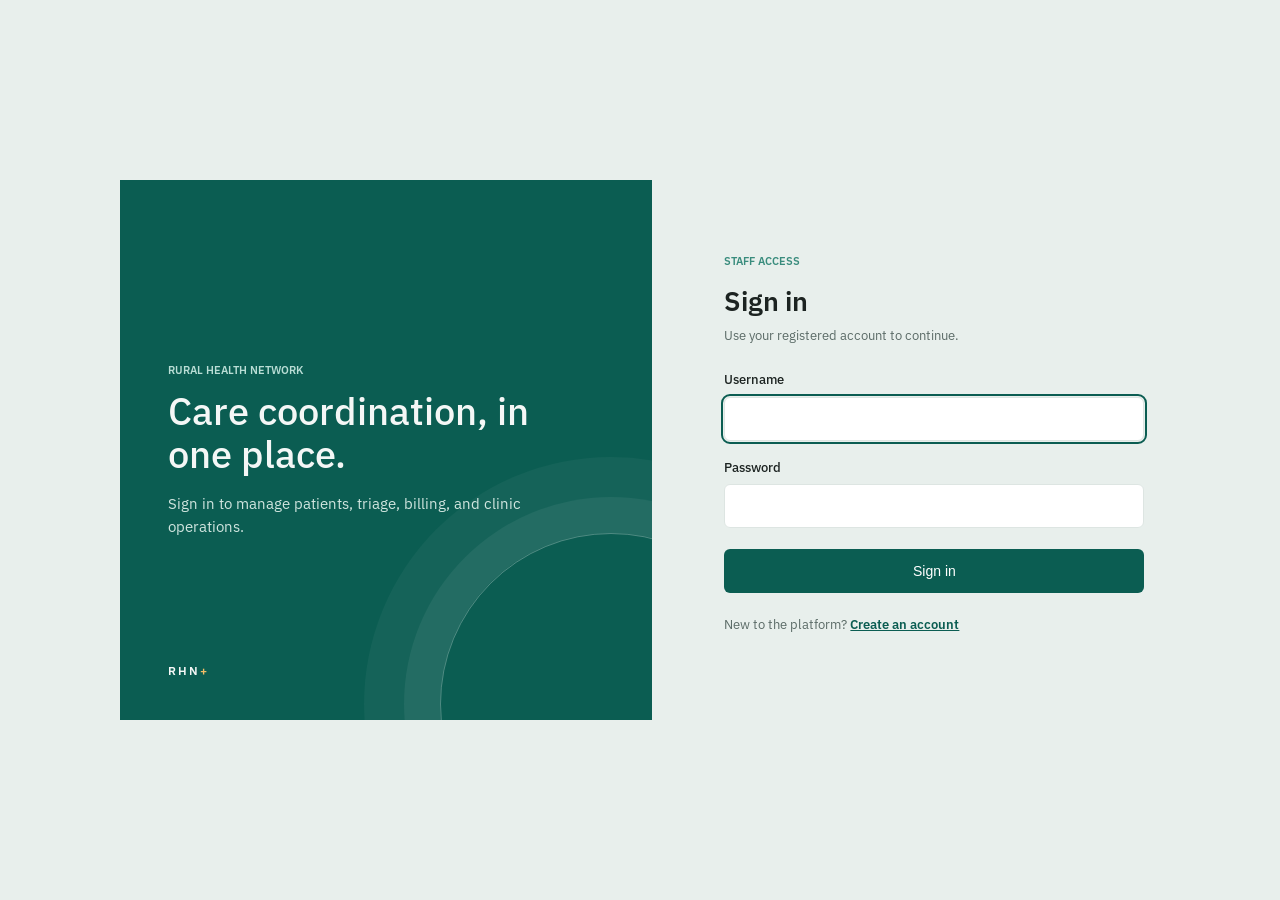
<file: health-platform/target/classes/static/login.html>
<!DOCTYPE html>
<html lang="en">
<head>
  <meta charset="UTF-8">
  <meta name="viewport" content="width=device-width, initial-scale=1">
  <title>Sign in · Rural Health Network</title>
  <link rel="preconnect" href="https://fonts.googleapis.com">
  <link href="https://fonts.googleapis.com/css2?family=IBM+Plex+Sans:wght@400;500;600&display=swap" rel="stylesheet">
  <link rel="stylesheet" href="css/style.css">
  <link rel="stylesheet" href="css/auth.css">
</head>
<body class="auth-page">
  <main class="auth-layout">
    <section class="auth-intro">
      <p class="auth-kicker">Rural Health Network</p>
      <h1>Care coordination, in one place.</h1>
      <p>Sign in to manage patients, triage, billing, and clinic operations.</p>
      <div class="auth-mark" aria-hidden="true">RHN<span>+</span></div>
    </section>
    <section class="auth-panel" aria-labelledby="signin-title">
      <p class="auth-kicker">Staff access</p>
      <h2 id="signin-title">Sign in</h2>
      <p class="muted">Use your registered account to continue.</p>
      <div id="auth-message" class="alert error" role="alert" hidden></div>
      <form action="/login" method="post" class="auth-form">
        <div class="field">
          <label for="username">Username</label>
          <input id="username" name="username" autocomplete="username" required autofocus>
        </div>
        <div class="field">
          <label for="password">Password</label>
          <input id="password" name="password" type="password" autocomplete="current-password" required>
        </div>
        <button type="submit">Sign in</button>
      </form>
      <p class="auth-switch">New to the platform? <a href="signup.html">Create an account</a></p>
    </section>
  </main>
  <script src="js/auth.js"></script>
</body>
</html>
</file>
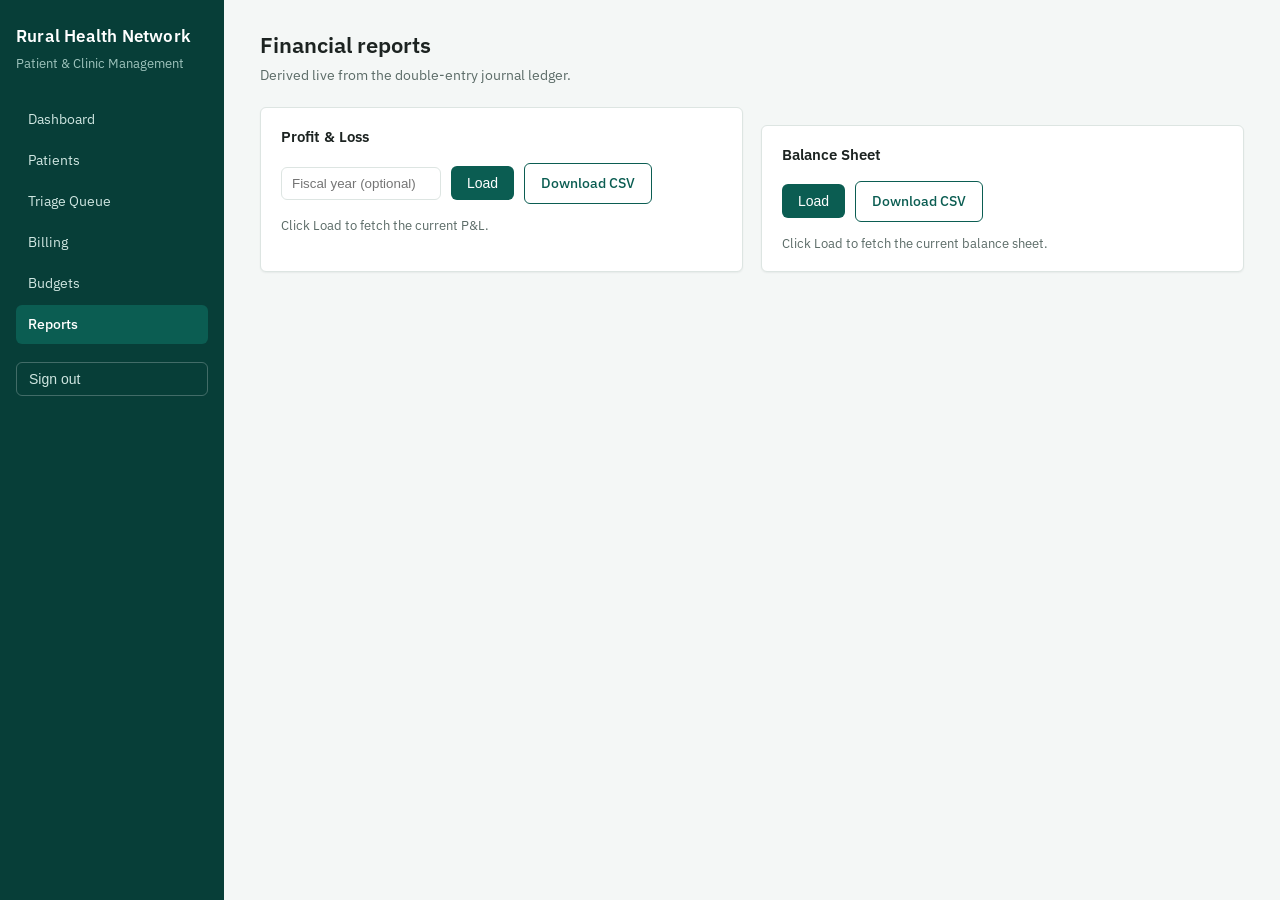
<file: health-platform/target/classes/static/reports.html>
<!DOCTYPE html>
<html lang="en">
<head>
<meta charset="UTF-8">
<meta name="viewport" content="width=device-width, initial-scale=1">
<title>Reports · Rural Health Network Platform</title>
<link rel="icon" type="image/svg+xml" href="favicon.svg">
<link rel="preconnect" href="https://fonts.googleapis.com">
<link href="https://fonts.googleapis.com/css2?family=IBM+Plex+Sans:wght@400;500;600&family=IBM+Plex+Mono:wght@400;500&display=swap" rel="stylesheet">
<link rel="stylesheet" href="css/style.css">
</head>
<body>
<div class="app-shell">
  <aside class="sidebar">
    <div class="brand">Rural Health Network</div>
    <div class="brand-sub">Patient &amp; Clinic Management</div>
    <nav>
      <a href="index.html">Dashboard</a>
      <a href="patients.html">Patients</a>
      <a href="triage.html">Triage Queue</a>
      <a href="billing.html">Billing</a>
      <a href="budget.html">Budgets</a>
      <a href="reports.html" class="active">Reports</a>
    </nav>
  </aside>

  <main class="main">
    <div class="page-header">
      <div>
        <h1>Financial reports</h1>
        <p>Derived live from the double-entry journal ledger.</p>
      </div>
    </div>

    <div id="report-msg"></div>

    <div class="two-col">
      <div class="card">
        <h2>Profit &amp; Loss</h2>
        <div class="form-actions" style="margin-top:0; margin-bottom:12px;">
          <input type="number" id="plYear" placeholder="Fiscal year (optional)" style="max-width:160px; padding:8px 10px; border:1px solid var(--color-border); border-radius:6px;">
          <button type="button" id="pl-load">Load</button>
          <a class="btn secondary" id="pl-csv-link" href="#">Download CSV</a>
        </div>
        <div id="pl-body" class="muted">Click Load to fetch the current P&amp;L.</div>
      </div>

      <div class="card">
        <h2>Balance Sheet</h2>
        <div class="form-actions" style="margin-top:0; margin-bottom:12px;">
          <button type="button" id="bs-load">Load</button>
          <a class="btn secondary" id="bs-csv-link" href="#">Download CSV</a>
        </div>
        <div id="bs-body" class="muted">Click Load to fetch the current balance sheet.</div>
      </div>
    </div>
  </main>
</div>

<script src="js/api.js"></script>
<script src="js/reports.js"></script>
</body>
</html>
</file>
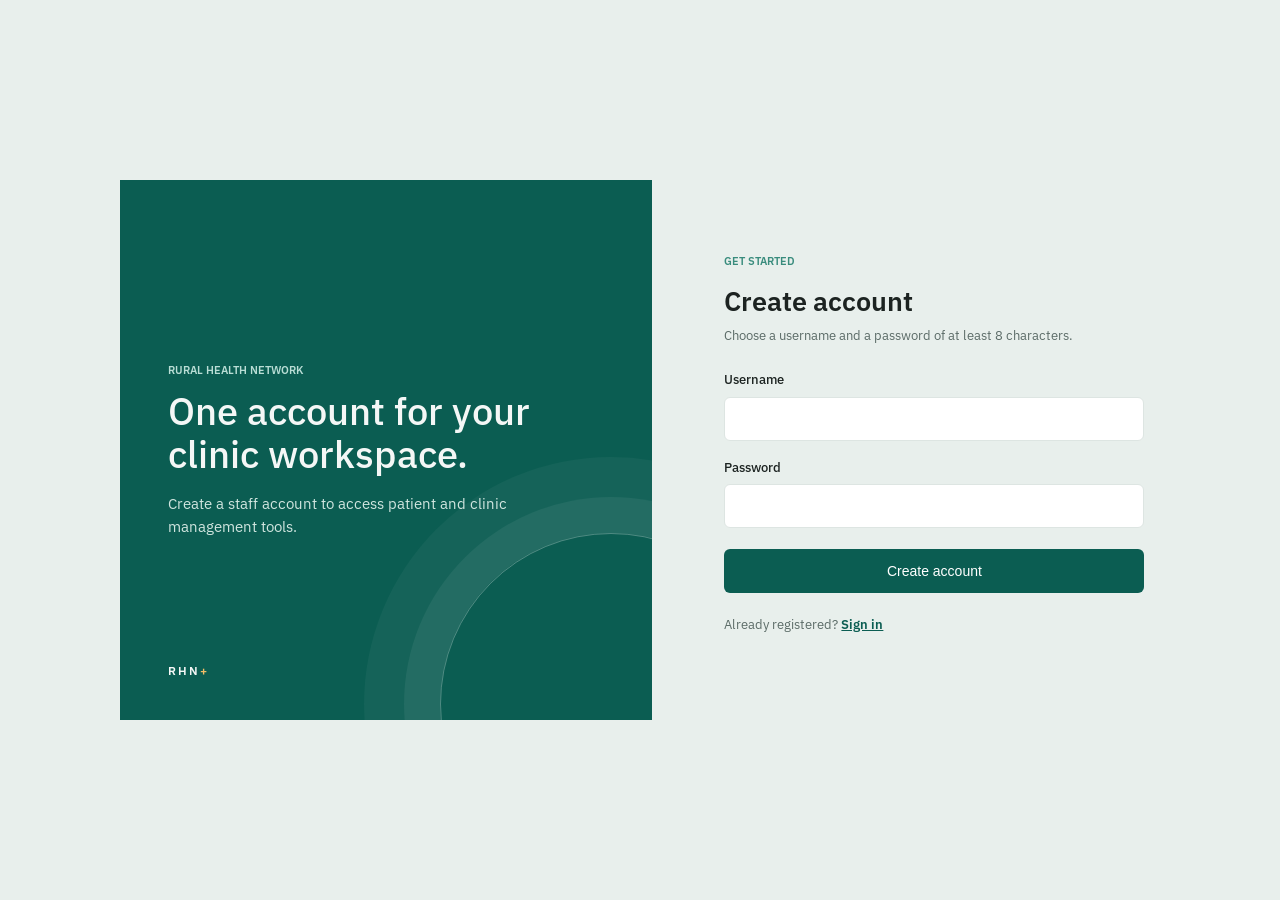
<file: health-platform/target/classes/static/signup.html>
<!DOCTYPE html>
<html lang="en">
<head>
  <meta charset="UTF-8">
  <meta name="viewport" content="width=device-width, initial-scale=1">
  <title>Create account · Rural Health Network</title>
  <link rel="preconnect" href="https://fonts.googleapis.com">
  <link href="https://fonts.googleapis.com/css2?family=IBM+Plex+Sans:wght@400;500;600&display=swap" rel="stylesheet">
  <link rel="stylesheet" href="css/style.css">
  <link rel="stylesheet" href="css/auth.css">
</head>
<body class="auth-page">
  <main class="auth-layout">
    <section class="auth-intro">
      <p class="auth-kicker">Rural Health Network</p>
      <h1>One account for your clinic workspace.</h1>
      <p>Create a staff account to access patient and clinic management tools.</p>
      <div class="auth-mark" aria-hidden="true">RHN<span>+</span></div>
    </section>
    <section class="auth-panel" aria-labelledby="signup-title">
      <p class="auth-kicker">Get started</p>
      <h2 id="signup-title">Create account</h2>
      <p class="muted">Choose a username and a password of at least 8 characters.</p>
      <div id="auth-message" class="alert error" role="alert" hidden></div>
      <form id="signup-form" class="auth-form">
        <div class="field">
          <label for="username">Username</label>
          <input id="username" name="username" minlength="3" maxlength="30" pattern="[A-Za-z0-9._-]+" autocomplete="username" required>
        </div>
        <div class="field">
          <label for="password">Password</label>
          <input id="password" name="password" type="password" minlength="8" autocomplete="new-password" required>
        </div>
        <button type="submit">Create account</button>
      </form>
      <p class="auth-switch">Already registered? <a href="login.html">Sign in</a></p>
    </section>
  </main>
  <script src="js/auth.js"></script>
</body>
</html>
</file>
<file: health-platform/target/classes/static/css/style.css>
/* ============================================================
   Rural Health Network Platform — shared styles
   Design language: calm clinical teal/sage, IBM Plex Sans for UI
   text, IBM Plex Mono reserved for numeric/ID data in tables.
   ============================================================ */

:root {
  --color-bg: #f4f7f6;
  --color-surface: #ffffff;
  --color-primary: #0b5d52;
  --color-primary-dark: #073e38;
  --color-primary-tint: #e4f0ee;
  --color-ink: #1c2321;
  --color-muted: #5b6b67;
  --color-border: #dde5e2;
  --color-emergency: #b3261e;
  --color-emergency-tint: #fbe9e8;
  --color-urgent: #a3590a;
  --color-urgent-tint: #fbf0e0;
  --color-normal: #1e7b34;
  --color-normal-tint: #e6f4ea;
  --sidebar-width: 224px;
  --radius: 6px;
  --shadow: 0 1px 2px rgba(15, 35, 32, 0.06);
}

* { box-sizing: border-box; }

html, body {
  margin: 0;
  padding: 0;
  background: var(--color-bg);
  color: var(--color-ink);
  font-family: "IBM Plex Sans", -apple-system, BlinkMacSystemFont, "Segoe UI", sans-serif;
  font-size: 15px;
  line-height: 1.5;
}

.mono { font-family: "IBM Plex Mono", "Courier New", monospace; }

a { color: var(--color-primary); }

/* ---------- Layout: sidebar + main ---------- */

.app-shell {
  display: flex;
  min-height: 100vh;
}

.sidebar {
  width: var(--sidebar-width);
  flex-shrink: 0;
  background: var(--color-primary-dark);
  color: #eaf4f2;
  padding: 24px 16px;
  position: sticky;
  top: 0;
  height: 100vh;
}

.sidebar .brand {
  font-weight: 600;
  font-size: 17px;
  letter-spacing: 0.2px;
  margin-bottom: 4px;
  color: #ffffff;
}

.sidebar .brand-sub {
  font-size: 12.5px;
  color: #9fc4bd;
  margin-bottom: 28px;
}

.sidebar nav {
  display: flex;
  flex-direction: column;
  gap: 2px;
}

.sidebar nav a {
  display: block;
  padding: 9px 12px;
  border-radius: var(--radius);
  color: #cfe6e1;
  text-decoration: none;
  font-size: 14px;
}

.sidebar nav a:hover {
  background: rgba(255, 255, 255, 0.08);
  color: #ffffff;
}

.sidebar nav a.active {
  background: var(--color-primary);
  color: #ffffff;
  font-weight: 500;
}

.sidebar-signout { margin-top: 18px; }
.sidebar-signout button {
  width: 100%;
  padding: 8px 12px;
  background: transparent;
  color: #cfe6e1;
  border: 1px solid rgba(255, 255, 255, 0.24);
  text-align: left;
}
.sidebar-signout button:hover { background: rgba(255, 255, 255, 0.08); }

.main {
  flex: 1;
  padding: 28px 36px 60px;
  max-width: 1180px;
}

.page-header {
  display: flex;
  align-items: baseline;
  justify-content: space-between;
  margin-bottom: 22px;
  flex-wrap: wrap;
  gap: 8px;
}

.page-header h1 {
  font-size: 22px;
  font-weight: 600;
  margin: 0;
}

.page-header p {
  color: var(--color-muted);
  margin: 4px 0 0;
  font-size: 13.5px;
}

/* ---------- Cards / surfaces ---------- */

.card {
  background: var(--color-surface);
  border: 1px solid var(--color-border);
  border-radius: var(--radius);
  padding: 18px 20px;
  box-shadow: var(--shadow);
}

.card + .card { margin-top: 18px; }

.card h2 {
  font-size: 15px;
  font-weight: 600;
  margin: 0 0 14px;
}

.stat-grid {
  display: grid;
  grid-template-columns: repeat(auto-fit, minmax(180px, 1fr));
  gap: 14px;
  margin-bottom: 22px;
}

.stat {
  background: var(--color-surface);
  border: 1px solid var(--color-border);
  border-radius: var(--radius);
  padding: 16px 18px;
}

.stat .stat-label {
  font-size: 12.5px;
  color: var(--color-muted);
}

.stat .stat-value {
  font-size: 26px;
  font-weight: 600;
  font-family: "IBM Plex Mono", monospace;
  margin-top: 4px;
}

.stat.emergency .stat-value { color: var(--color-emergency); }
.stat.warn .stat-value { color: var(--color-urgent); }

/* ---------- Forms ---------- */

.form-grid {
  display: grid;
  grid-template-columns: repeat(auto-fit, minmax(200px, 1fr));
  gap: 12px 16px;
}

.field { display: flex; flex-direction: column; gap: 5px; }

.field label { font-size: 12.5px; color: var(--color-muted); }

.field input, .field select, .field textarea {
  padding: 8px 10px;
  border: 1px solid var(--color-border);
  border-radius: var(--radius);
  font-size: 14px;
  font-family: inherit;
  background: #fff;
  color: var(--color-ink);
}

.field textarea { resize: vertical; min-height: 60px; }

.field input:focus, .field select:focus, .field textarea:focus {
  outline: 2px solid var(--color-primary);
  outline-offset: 1px;
}

.form-actions { margin-top: 16px; display: flex; gap: 10px; align-items: center; }

button, .btn {
  background: var(--color-primary);
  color: #fff;
  border: none;
  padding: 9px 16px;
  border-radius: var(--radius);
  font-size: 14px;
  font-weight: 500;
  cursor: pointer;
  text-decoration: none;
  display: inline-block;
}

button:hover, .btn:hover { background: var(--color-primary-dark); }

button.secondary, .btn.secondary {
  background: transparent;
  color: var(--color-primary);
  border: 1px solid var(--color-primary);
}

button.secondary:hover, .btn.secondary:hover { background: var(--color-primary-tint); }

button:disabled { opacity: 0.55; cursor: not-allowed; }

/* ---------- Tables ---------- */

table {
  width: 100%;
  border-collapse: collapse;
  font-size: 13.5px;
}

th, td {
  text-align: left;
  padding: 9px 10px;
  border-bottom: 1px solid var(--color-border);
}

th {
  color: var(--color-muted);
  font-weight: 500;
  font-size: 12.5px;
}

td.num, th.num { font-family: "IBM Plex Mono", monospace; text-align: right; }

/* ---------- Badges ---------- */

.badge {
  display: inline-block;
  padding: 2px 10px;
  border-radius: 999px;
  font-size: 12px;
  font-weight: 500;
}

.badge.emergency { background: var(--color-emergency-tint); color: var(--color-emergency); }
.badge.urgent { background: var(--color-urgent-tint); color: var(--color-urgent); }
.badge.normal { background: var(--color-normal-tint); color: var(--color-normal); }
.badge.paid { background: var(--color-normal-tint); color: var(--color-normal); }
.badge.unpaid { background: var(--color-emergency-tint); color: var(--color-emergency); }
.badge.partial { background: var(--color-urgent-tint); color: var(--color-urgent); }

/* ---------- Misc ---------- */

.muted { color: var(--color-muted); font-size: 13px; }

.alert {
  padding: 10px 14px;
  border-radius: var(--radius);
  font-size: 13.5px;
  margin-bottom: 14px;
}

.alert.error { background: var(--color-emergency-tint); color: var(--color-emergency); }
.alert.success { background: var(--color-normal-tint); color: var(--color-normal); }

.two-col {
  display: grid;
  grid-template-columns: 1fr 1fr;
  gap: 18px;
}

@media (max-width: 900px) {
  .two-col { grid-template-columns: 1fr; }
}

@media (max-width: 760px) {
  .app-shell { flex-direction: column; }
  .sidebar { width: 100%; height: auto; position: static; }
  .main { padding: 20px; }
}
</file>
<file: health-platform/target/classes/static/css/auth.css>
.auth-page {
  min-height: 100vh;
  background: #e8efec;
}

.auth-layout {
  display: grid;
  grid-template-columns: minmax(0, 1.1fr) minmax(360px, 0.9fr);
  max-width: 1120px;
  min-height: 100vh;
  margin: 0 auto;
  padding: 56px 40px;
  align-items: center;
  gap: 72px;
}

.auth-intro {
  position: relative;
  min-height: 540px;
  padding: 48px;
  overflow: hidden;
  background: #0b5d52;
  color: #f4f7f6;
  display: flex;
  flex-direction: column;
  justify-content: center;
}

.auth-intro::after {
  content: "";
  position: absolute;
  width: 340px;
  height: 340px;
  right: -130px;
  bottom: -155px;
  border: 1px solid rgba(255, 255, 255, 0.28);
  border-radius: 50%;
  box-shadow: 0 0 0 36px rgba(255, 255, 255, 0.06), 0 0 0 76px rgba(255, 255, 255, 0.04);
}

.auth-kicker {
  margin: 0 0 12px;
  color: #398c7d;
  text-transform: uppercase;
  font-size: 11px;
  font-weight: 600;
}

.auth-intro .auth-kicker { color: #b9ddd5; }

.auth-intro h1 {
  max-width: 430px;
  margin: 0;
  font-size: 38px;
  line-height: 1.12;
  font-weight: 500;
}

.auth-intro > p:not(.auth-kicker) {
  max-width: 370px;
  margin: 18px 0 0;
  color: #d0e5df;
}

.auth-mark {
  position: absolute;
  left: 48px;
  bottom: 40px;
  font-size: 12px;
  font-weight: 600;
  letter-spacing: 2px;
}

.auth-mark span { color: #f2bd67; }

.auth-panel { max-width: 420px; width: 100%; }
.auth-panel h2 { margin: 0 0 4px; font-size: 27px; font-weight: 600; }
.auth-panel > .muted { margin: 0 0 24px; }
.auth-form { display: grid; gap: 17px; margin-top: 25px; }
.auth-form .field { gap: 7px; }
.auth-form .field label { color: var(--color-ink); font-size: 13px; font-weight: 500; }
.auth-form .field input { min-height: 44px; }
.auth-form button { min-height: 44px; margin-top: 4px; }
.auth-switch { margin-top: 22px; color: var(--color-muted); font-size: 13px; }
.auth-switch a { font-weight: 600; }
.auth-panel .alert { margin: 16px 0 0; }

@media (max-width: 760px) {
  .auth-layout { grid-template-columns: 1fr; padding: 20px; gap: 30px; align-content: center; }
  .auth-intro { min-height: 220px; padding: 28px; }
  .auth-intro h1 { max-width: 360px; font-size: 29px; }
  .auth-intro > p:not(.auth-kicker) { margin-top: 10px; }
  .auth-mark { left: 28px; bottom: 20px; }
  .auth-panel { margin: 0 auto; padding: 0 8px; }
}
</file>
